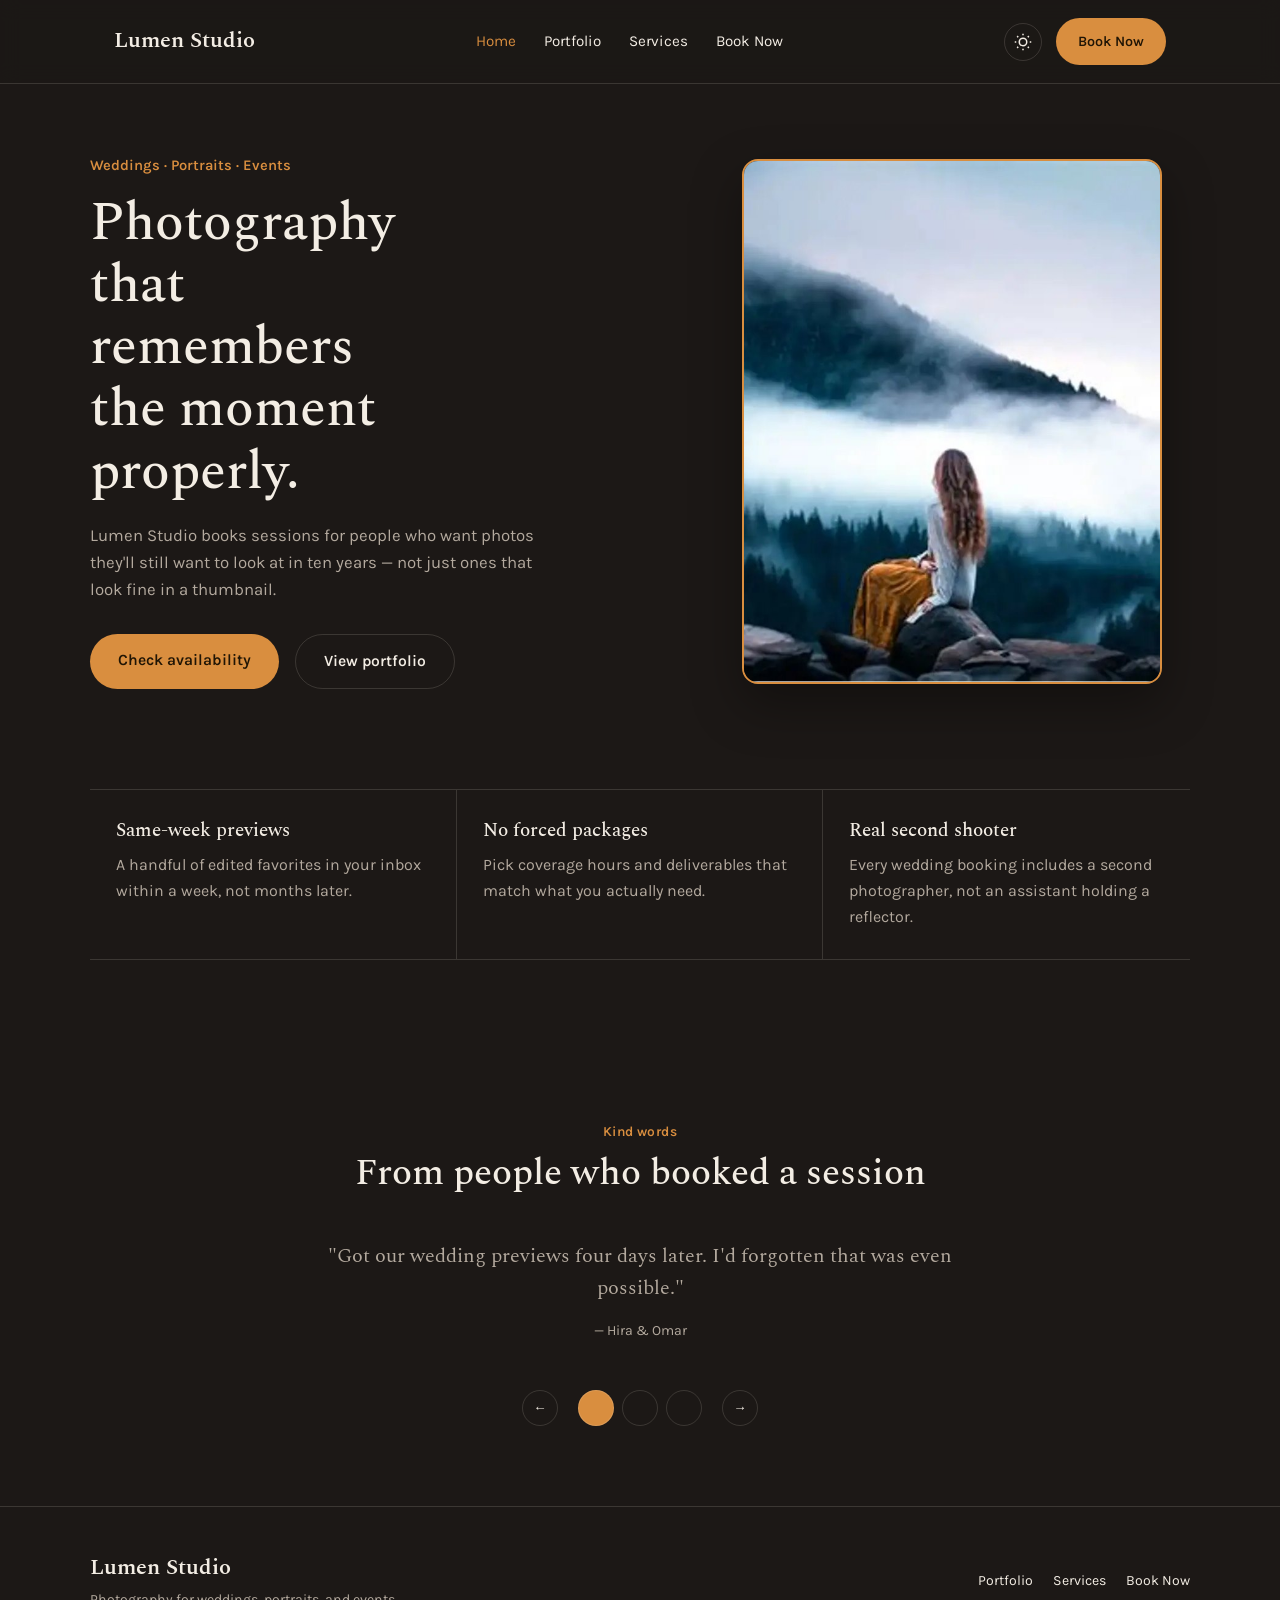
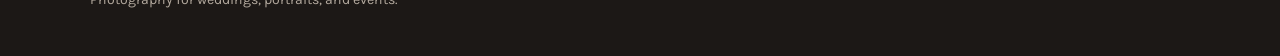
<file: index.html>
<!DOCTYPE html>
<html lang="en" data-theme="dark">
<head>
<meta charset="UTF-8">
<meta name="viewport" content="width=device-width, initial-scale=1.0">
<title>Lumen Studio — Photography that remembers</title>
<meta name="description" content="Lumen Studio books photography sessions for weddings, portraits, and events.">
<link rel="icon" type="image/svg+xml" href="favicon.svg">
<link rel="preconnect" href="https://fonts.googleapis.com">
<link href="https://fonts.googleapis.com/css2?family=Spectral:wght@400;500;600&family=Karla:wght@400;500;600&display=swap" rel="stylesheet">
<link rel="stylesheet" href="styles.css">
<style>
  .hero-photo{
    display:block;
    width:100%;
    max-width:420px;
    aspect-ratio:4 / 5;
    object-fit:cover;
    margin:0 auto;
    border-radius:16px;
    border:2px solid #D98E3F;
    box-shadow:0 20px 50px rgba(0,0,0,0.35);
  }
</style>
</head>
<body>

<header class="nav">
  <div class="nav-inner">
    <a href="index.html" class="logo">Lumen Studio</a>
    <nav class="nav-links" id="navLinks">
      <a href="index.html" aria-current="page">Home</a>
      <a href="portfolio.html">Portfolio</a>
      <a href="services.html">Services</a>
      <a href="booking.html">Book Now</a>
    </nav>
    <div class="nav-actions">
      <button class="theme-toggle" id="themeToggle" aria-label="Toggle light mode" aria-pressed="false">
        <svg width="18" height="18" viewBox="0 0 24 24" fill="none" stroke="currentColor" stroke-width="2"><circle cx="12" cy="12" r="5"/><path d="M12 1v2M12 21v2M4.2 4.2l1.4 1.4M18.4 18.4l1.4 1.4M1 12h2M21 12h2M4.2 19.8l1.4-1.4M18.4 5.6l1.4-1.4"/></svg>
      </button>
      <a href="booking.html" class="btn btn-primary">Book Now</a>
      <button class="menu-btn" id="menuBtn" aria-label="Open menu" aria-expanded="false">
        <span></span><span></span><span></span>
      </button>
    </div>
  </div>
</header>

<main>

  <!-- HERO -->
  <section class="hero">
    <div class="hero-inner">
      <div class="hero-copy">
        <p class="kicker">Weddings · Portraits · Events</p>
        <h1>Photography that remembers the moment properly.</h1>
        <p class="hero-lede">Lumen Studio books sessions for people who want photos they'll still want to look at in ten years — not just ones that look fine in a thumbnail.</p>
        <div class="hero-actions">
          <a href="booking.html" class="btn btn-primary btn-lg">Check availability</a>
          <a href="portfolio.html" class="btn btn-outline btn-lg">View portfolio</a>
        </div>
      </div>
      <div class="hero-art">
        <img src="hero.jpg" alt="A woman in a mustard skirt sitting on a rock above a misty forest valley" class="hero-photo" width="420" height="525">
      </div>
    </div>
  </section>

  <!-- HIGHLIGHTS -->
  <section class="features reveal">
    <div class="highlights">
      <div class="highlight">
        <h3>Same-week previews</h3>
        <p>A handful of edited favorites in your inbox within a week, not months later.</p>
      </div>
      <div class="highlight">
        <h3>No forced packages</h3>
        <p>Pick coverage hours and deliverables that match what you actually need.</p>
      </div>
      <div class="highlight">
        <h3>Real second shooter</h3>
        <p>Every wedding booking includes a second photographer, not an assistant holding a reflector.</p>
      </div>
    </div>
  </section>

  <!-- TESTIMONIALS -->
  <section class="reviews reveal">
    <div class="section-head" style="text-align:center;">
      <p class="section-tag">Kind words</p>
      <h2>From people who booked a session</h2>
    </div>
    <div class="carousel">
      <div class="carousel-track">
        <blockquote class="review">
          <p>"Got our wedding previews four days later. I'd forgotten that was even possible."</p>
          <cite>— Hira &amp; Omar</cite>
        </blockquote>
        <blockquote class="review">
          <p>"Didn't feel like a stranger pointing a camera at me for once. Actual portraits, not just poses."</p>
          <cite>— Zara K.</cite>
        </blockquote>
        <blockquote class="review">
          <p>"Covered our launch event without getting in anyone's way. Photos still hold up a year later."</p>
          <cite>— Danish, Marketing Lead</cite>
        </blockquote>
      </div>
      <div class="carousel-controls">
        <button id="prevBtn" aria-label="Previous review">←</button>
        <div class="carousel-dots" id="carouselDots"></div>
        <button id="nextBtn" aria-label="Next review">→</button>
      </div>
    </div>
  </section>

</main>

<footer class="footer">
  <div class="footer-inner">
    <div>
      <span class="logo">Lumen Studio</span>
      <p>Photography for weddings, portraits, and events.</p>
    </div>
    <div class="footer-links">
      <a href="portfolio.html">Portfolio</a>
      <a href="services.html">Services</a>
      <a href="booking.html">Book Now</a>
    </div>
  </div>
</footer>

<script src="script.js"></script>
</body>
</html>
</file>
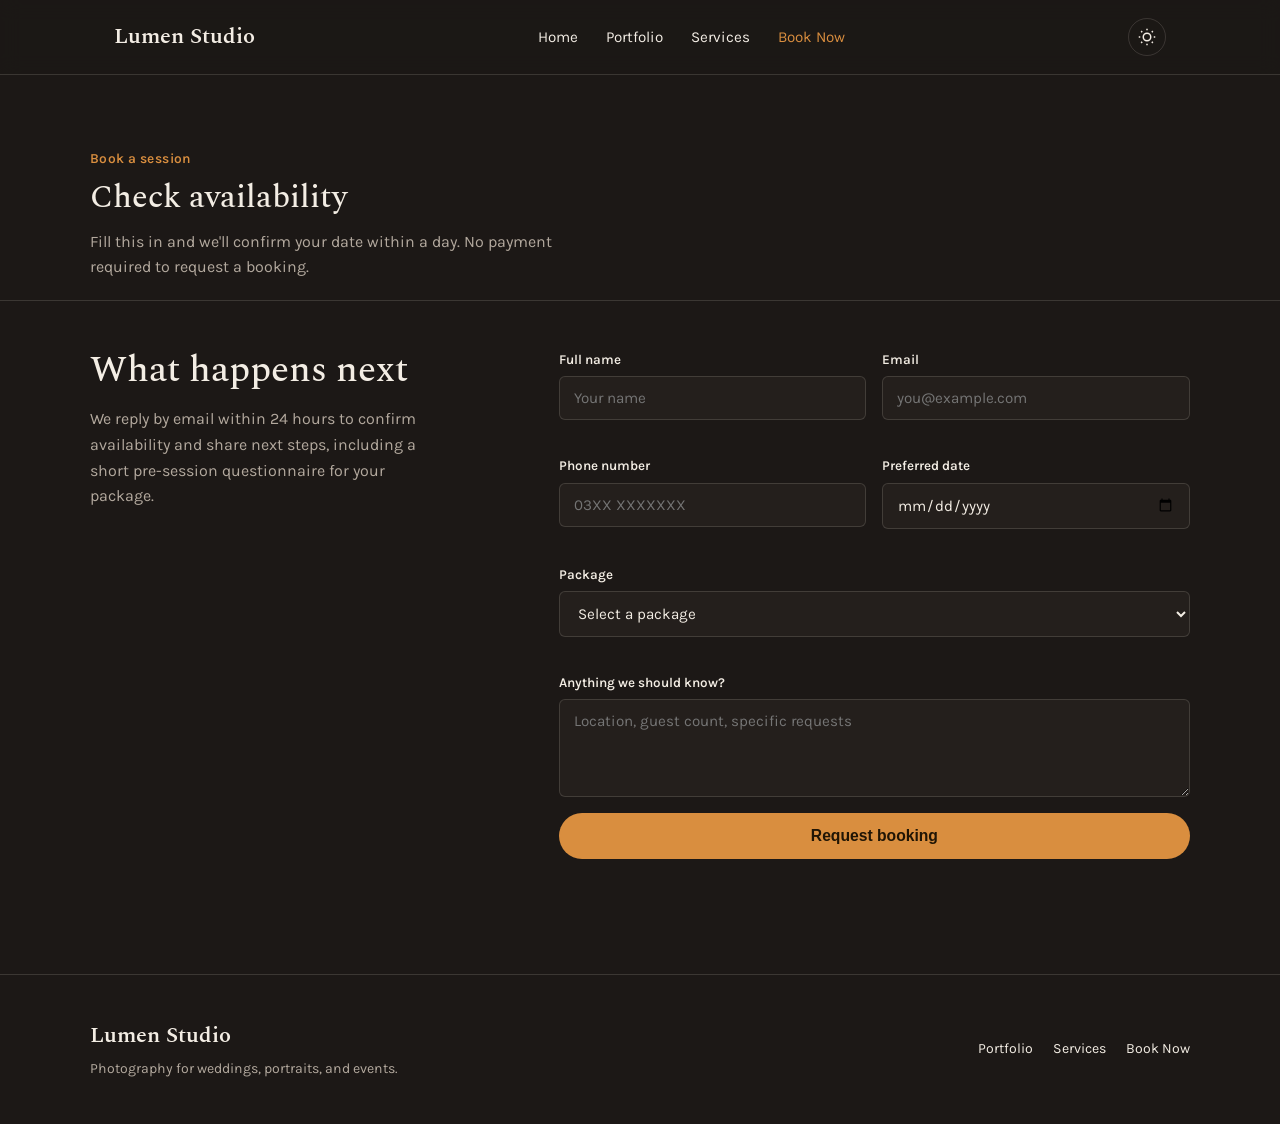
<file: booking.html>
<!DOCTYPE html>
<html lang="en" data-theme="dark">
<head>
<meta charset="UTF-8">
<meta name="viewport" content="width=device-width, initial-scale=1.0">
<title>Book Now — Lumen Studio</title>
<meta name="description" content="Request a photography session with Lumen Studio.">
<link rel="icon" type="image/svg+xml" href="favicon.svg">
<link rel="preconnect" href="https://fonts.googleapis.com">
<link href="https://fonts.googleapis.com/css2?family=Spectral:wght@400;500;600&family=Karla:wght@400;500;600&display=swap" rel="stylesheet">
<link rel="stylesheet" href="styles.css">
</head>
<body>

<header class="nav">
  <div class="nav-inner">
    <a href="index.html" class="logo">Lumen Studio</a>
    <nav class="nav-links" id="navLinks">
      <a href="index.html">Home</a>
      <a href="portfolio.html">Portfolio</a>
      <a href="services.html">Services</a>
      <a href="booking.html" aria-current="page">Book Now</a>
    </nav>
    <div class="nav-actions">
      <button class="theme-toggle" id="themeToggle" aria-label="Toggle light mode" aria-pressed="false">
        <svg width="18" height="18" viewBox="0 0 24 24" fill="none" stroke="currentColor" stroke-width="2"><circle cx="12" cy="12" r="5"/><path d="M12 1v2M12 21v2M4.2 4.2l1.4 1.4M18.4 18.4l1.4 1.4M1 12h2M21 12h2M4.2 19.8l1.4-1.4M18.4 5.6l1.4-1.4"/></svg>
      </button>
      <button class="menu-btn" id="menuBtn" aria-label="Open menu" aria-expanded="false">
        <span></span><span></span><span></span>
      </button>
    </div>
  </div>
</header>

<main>
  <div class="page-header">
    <div class="page-header-inner">
      <p class="section-tag">Book a session</p>
      <h1>Check availability</h1>
      <p>Fill this in and we'll confirm your date within a day. No payment required to request a booking.</p>
    </div>
  </div>

  <section class="reveal" style="padding-top:48px;">
    <div class="booking-layout">
      <div class="booking-copy">
        <h2>What happens next</h2>
        <p>We reply by email within 24 hours to confirm availability and share next steps, including a short pre-session questionnaire for your package.</p>
      </div>

      <form class="booking-form" id="bookingForm" novalidate>
        <div class="form-row">
          <div class="field">
            <label for="name">Full name</label>
            <input type="text" id="name" name="name" placeholder="Your name">
            <span class="error" id="nameError"></span>
          </div>
          <div class="field">
            <label for="email">Email</label>
            <input type="email" id="email" name="email" placeholder="you@example.com">
            <span class="error" id="emailError"></span>
          </div>
        </div>

        <div class="form-row">
          <div class="field">
            <label for="phone">Phone number</label>
            <input type="tel" id="phone" name="phone" placeholder="03XX XXXXXXX">
            <span class="error" id="phoneError"></span>
          </div>
          <div class="field">
            <label for="date">Preferred date</label>
            <input type="date" id="date" name="date">
            <span class="error" id="dateError"></span>
          </div>
        </div>

        <div class="field">
          <label for="package">Package</label>
          <select id="package" name="package">
            <option value="">Select a package</option>
            <option value="portrait">Portrait Session — Rs 15,000</option>
            <option value="event">Event Coverage — Rs 45,000</option>
            <option value="wedding">Wedding Day — Rs 120,000</option>
          </select>
          <span class="error" id="packageError"></span>
        </div>

        <div class="field">
          <label for="message">Anything we should know?</label>
          <textarea id="message" name="message" rows="4" placeholder="Location, guest count, specific requests"></textarea>
        </div>

        <button type="submit" class="btn btn-primary btn-lg">Request booking</button>
        <p class="form-success" id="formSuccess" role="status"></p>
      </form>
    </div>
  </section>
</main>

<footer class="footer">
  <div class="footer-inner">
    <div>
      <span class="logo">Lumen Studio</span>
      <p>Photography for weddings, portraits, and events.</p>
    </div>
    <div class="footer-links">
      <a href="portfolio.html">Portfolio</a>
      <a href="services.html">Services</a>
      <a href="booking.html">Book Now</a>
    </div>
  </div>
</footer>

<script src="script.js"></script>
</body>
</html>
</file>
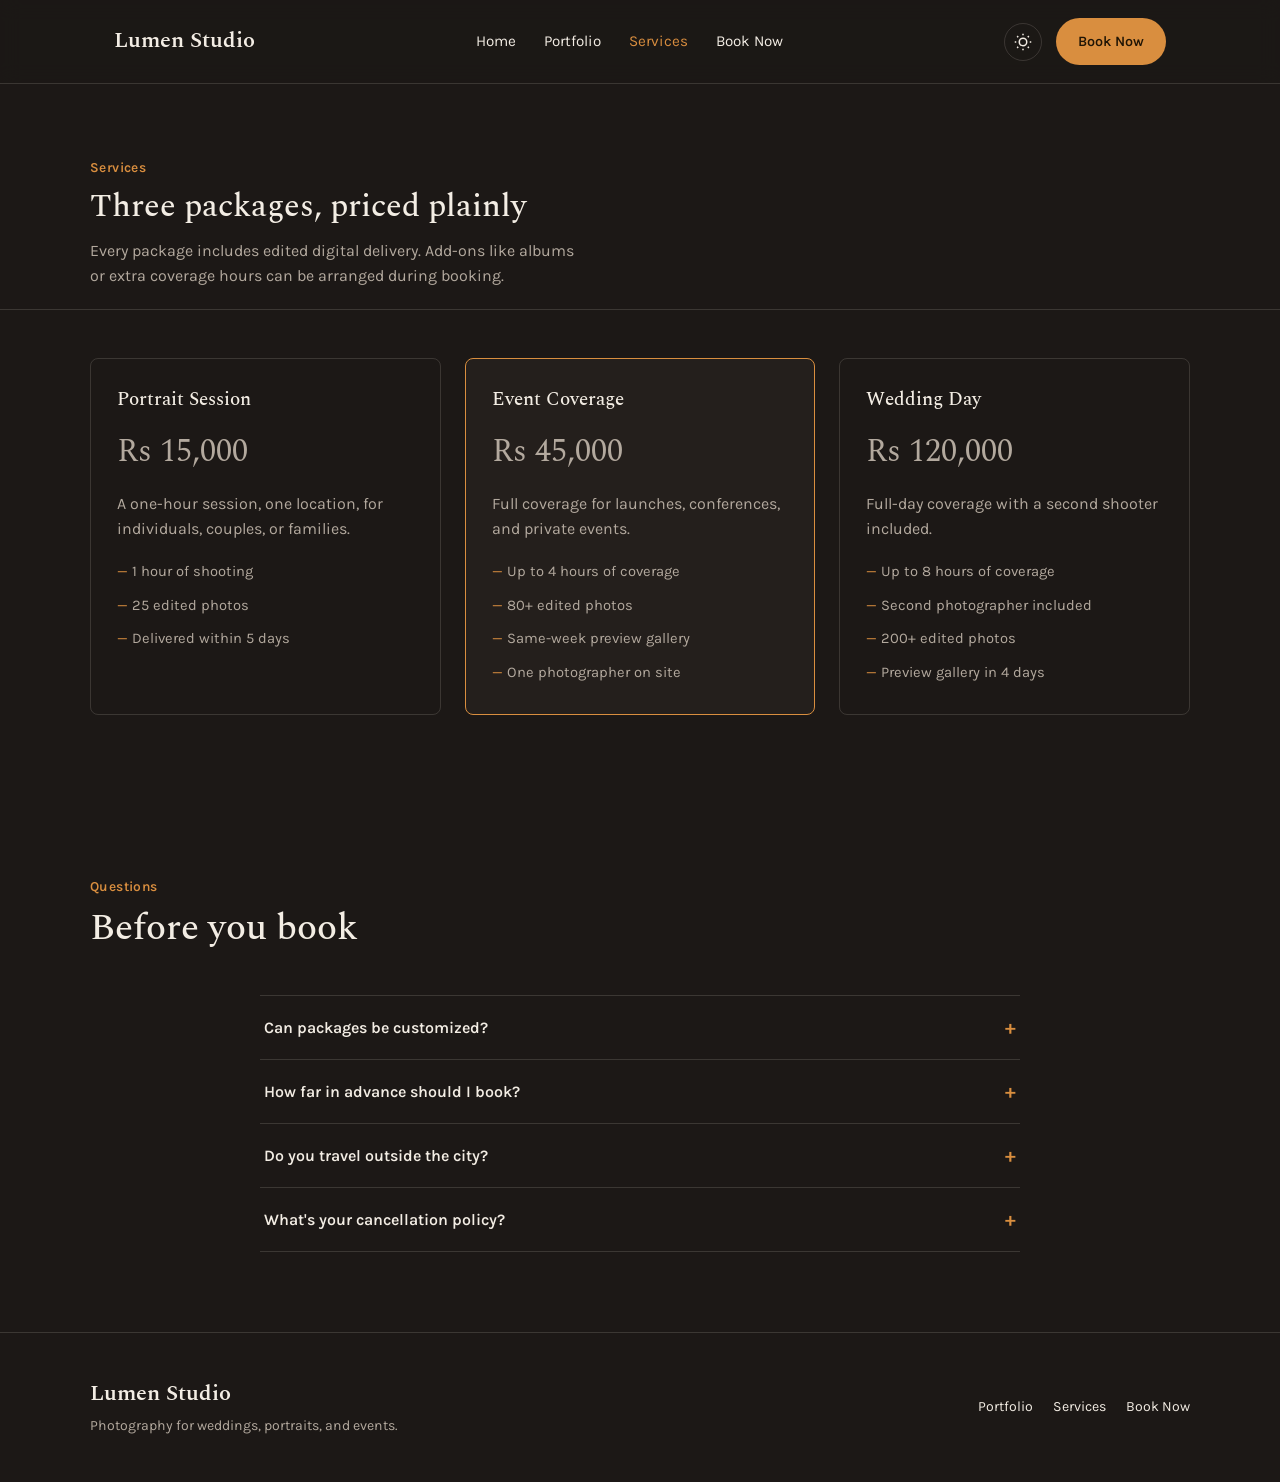
<file: services.html>
<!DOCTYPE html>
<html lang="en" data-theme="dark">
<head>
<meta charset="UTF-8">
<meta name="viewport" content="width=device-width, initial-scale=1.0">
<title>Services — Lumen Studio</title>
<meta name="description" content="Photography packages for weddings, portraits, and events at Lumen Studio.">
<link rel="icon" type="image/svg+xml" href="favicon.svg">
<link rel="preconnect" href="https://fonts.googleapis.com">
<link href="https://fonts.googleapis.com/css2?family=Spectral:wght@400;500;600&family=Karla:wght@400;500;600&display=swap" rel="stylesheet">
<link rel="stylesheet" href="styles.css">
</head>
<body>

<header class="nav">
  <div class="nav-inner">
    <a href="index.html" class="logo">Lumen Studio</a>
    <nav class="nav-links" id="navLinks">
      <a href="index.html">Home</a>
      <a href="portfolio.html">Portfolio</a>
      <a href="services.html" aria-current="page">Services</a>
      <a href="booking.html">Book Now</a>
    </nav>
    <div class="nav-actions">
      <button class="theme-toggle" id="themeToggle" aria-label="Toggle light mode" aria-pressed="false">
        <svg width="18" height="18" viewBox="0 0 24 24" fill="none" stroke="currentColor" stroke-width="2"><circle cx="12" cy="12" r="5"/><path d="M12 1v2M12 21v2M4.2 4.2l1.4 1.4M18.4 18.4l1.4 1.4M1 12h2M21 12h2M4.2 19.8l1.4-1.4M18.4 5.6l1.4-1.4"/></svg>
      </button>
      <a href="booking.html" class="btn btn-primary">Book Now</a>
      <button class="menu-btn" id="menuBtn" aria-label="Open menu" aria-expanded="false">
        <span></span><span></span><span></span>
      </button>
    </div>
  </div>
</header>

<main>
  <div class="page-header">
    <div class="page-header-inner">
      <p class="section-tag">Services</p>
      <h1>Three packages, priced plainly</h1>
      <p>Every package includes edited digital delivery. Add-ons like albums or extra coverage hours can be arranged during booking.</p>
    </div>
  </div>

  <section class="reveal" style="padding-top:48px;">
    <div class="packages">
      <div class="package">
        <h3>Portrait Session</h3>
        <p class="price">Rs 15,000</p>
        <p>A one-hour session, one location, for individuals, couples, or families.</p>
        <ul>
          <li>1 hour of shooting</li>
          <li>25 edited photos</li>
          <li>Delivered within 5 days</li>
        </ul>
      </div>
      <div class="package featured">
        <h3>Event Coverage</h3>
        <p class="price">Rs 45,000</p>
        <p>Full coverage for launches, conferences, and private events.</p>
        <ul>
          <li>Up to 4 hours of coverage</li>
          <li>80+ edited photos</li>
          <li>Same-week preview gallery</li>
          <li>One photographer on site</li>
        </ul>
      </div>
      <div class="package">
        <h3>Wedding Day</h3>
        <p class="price">Rs 120,000</p>
        <p>Full-day coverage with a second shooter included.</p>
        <ul>
          <li>Up to 8 hours of coverage</li>
          <li>Second photographer included</li>
          <li>200+ edited photos</li>
          <li>Preview gallery in 4 days</li>
        </ul>
      </div>
    </div>
  </section>

  <section class="faq reveal">
    <div class="section-head">
      <p class="section-tag">Questions</p>
      <h2>Before you book</h2>
    </div>
    <div class="faq-list">
      <div class="faq-item">
        <button class="faq-q" aria-expanded="false">Can packages be customized?<span class="faq-icon">+</span></button>
        <div class="faq-a"><p>Yes — coverage hours, extra photographers, and albums can all be adjusted. The booking form has a notes field for this.</p></div>
      </div>
      <div class="faq-item">
        <button class="faq-q" aria-expanded="false">How far in advance should I book?<span class="faq-icon">+</span></button>
        <div class="faq-a"><p>Weddings are usually booked 2–3 months ahead. Portrait and event sessions can often be arranged within a week.</p></div>
      </div>
      <div class="faq-item">
        <button class="faq-q" aria-expanded="false">Do you travel outside the city?<span class="faq-icon">+</span></button>
        <div class="faq-a"><p>Yes, with a travel fee added depending on distance — mention your location in the booking notes and we'll confirm.</p></div>
      </div>
      <div class="faq-item">
        <button class="faq-q" aria-expanded="false">What's your cancellation policy?<span class="faq-icon">+</span></button>
        <div class="faq-a"><p>Full refund if cancelled 7+ days before the session; partial refund inside that window to cover reserved time.</p></div>
      </div>
    </div>
  </section>
</main>

<footer class="footer">
  <div class="footer-inner">
    <div>
      <span class="logo">Lumen Studio</span>
      <p>Photography for weddings, portraits, and events.</p>
    </div>
    <div class="footer-links">
      <a href="portfolio.html">Portfolio</a>
      <a href="services.html">Services</a>
      <a href="booking.html">Book Now</a>
    </div>
  </div>
</footer>

<script src="script.js"></script>
</body>
</html>
</file>
<file: styles.css>
:root{
  --bg: #1C1816;
  --bg-alt: #241F1C;
  --text: #F3EDE4;
  --text-dim: #B3A99E;
  --accent: #D98E3F;
  --accent-dim: #B6732C;
  --teal: #3E7F79;
  --border: rgba(243,237,228,0.14);
  --radius: 8px;
  --maxw: 1100px;
  --font-display: 'Spectral', serif;
  --font-body: 'Karla', sans-serif;
}
[data-theme="light"]{
  --bg: #F6F2EC;
  --bg-alt: #ECE5DB;
  --text: #221D19;
  --text-dim: #6B6158;
  --border: rgba(34,29,25,0.14);
}
*{box-sizing:border-box; margin:0; padding:0;}
html{scroll-behavior:smooth;}
body{background:var(--bg); color:var(--text); font-family:var(--font-body); line-height:1.6; transition:background 0.25s, color 0.25s;}
@media (prefers-reduced-motion: reduce){ *{animation-duration:0.01ms !important; transition-duration:0.01ms !important; scroll-behavior:auto !important;} }
h1,h2,h3{font-family:var(--font-display); font-weight:500; line-height:1.18; color:var(--text);}
h2{font-size:clamp(1.6rem,3.2vw,2.3rem);}
h3{font-size:1.2rem;}
p{color:var(--text-dim);}
a{color:inherit; text-decoration:none;}
img{max-width:100%; display:block;}
:focus-visible{outline:2px solid var(--accent); outline-offset:3px;}
section{padding:80px 24px;}
.section-head{max-width:var(--maxw); margin:0 auto 44px;}
.section-tag{color:var(--accent); font-weight:600; font-size:0.86rem; letter-spacing:0.03em; margin-bottom:10px;}

/* NAV */
.nav{position:sticky; top:0; z-index:50; background:color-mix(in srgb, var(--bg) 88%, transparent); backdrop-filter:blur(10px); border-bottom:1px solid var(--border);}
.nav-inner{max-width:var(--maxw); margin:0 auto; padding:18px 24px; display:flex; align-items:center; justify-content:space-between; gap:24px;}
.logo{font-family:var(--font-display); font-size:1.35rem; font-weight:600;}
.nav-links{display:flex; gap:28px; font-size:0.95rem;}
.nav-links a[aria-current="page"]{color:var(--accent);}
.nav-links a:hover{color:var(--accent);}
.nav-actions{display:flex; align-items:center; gap:14px;}
.theme-toggle{background:none; border:1px solid var(--border); border-radius:50%; width:38px; height:38px; display:flex; align-items:center; justify-content:center; color:var(--text); cursor:pointer;}
.theme-toggle:hover{border-color:var(--accent);}
.menu-btn{display:none; flex-direction:column; gap:4px; background:none; border:none; cursor:pointer; padding:6px;}
.menu-btn span{width:20px; height:2px; background:var(--text); border-radius:2px;}

/* BUTTONS */
.btn{display:inline-block; padding:12px 22px; border-radius:999px; font-weight:600; font-size:0.9rem; cursor:pointer; border:none; transition:transform 0.15s, box-shadow 0.15s;}
.btn-primary{background:var(--accent); color:#201505;}
.btn-primary:hover{transform:translateY(-1px); box-shadow:0 6px 16px rgba(217,142,63,0.3);}
.btn-lg{padding:14px 28px; font-size:0.98rem;}
.btn-outline{border:1px solid var(--border); color:var(--text); background:none;}
.btn-outline:hover{border-color:var(--accent); color:var(--accent);}

/* HERO (home) */
.hero{padding:70px 24px 20px;}
.hero-inner{max-width:var(--maxw); margin:0 auto; display:grid; grid-template-columns:1.1fr 0.9fr; gap:40px; align-items:center;}
.kicker{color:var(--accent); font-weight:600; font-size:0.92rem; margin-bottom:14px;}
.hero h1{font-size:clamp(2.2rem,4.6vw,3.3rem); max-width:13ch;}
.hero-lede{margin-top:20px; font-size:1.05rem; max-width:46ch;}
.hero-actions{margin-top:30px; display:flex; gap:16px; flex-wrap:wrap;}
.hero-art svg{width:100%; height:auto; max-width:360px;}

/* PAGE HEADER (inner pages) */
.page-header{padding:60px 24px 20px; border-bottom:1px solid var(--border);}
.page-header-inner{max-width:var(--maxw); margin:0 auto;}
.page-header p{margin-top:12px; max-width:50ch;}

/* FEATURES / HIGHLIGHTS */
.highlights{max-width:var(--maxw); margin:0 auto; display:grid; grid-template-columns:repeat(3,1fr); gap:0; border-top:1px solid var(--border);}
.highlight{padding:30px 26px; border-right:1px solid var(--border); border-bottom:1px solid var(--border);}
.highlight:last-child{border-right:none;}
.highlight h3{margin-bottom:10px;}

/* TESTIMONIALS */
.carousel{max-width:680px; margin:0 auto;}
.carousel-track{position:relative; min-height:120px;}
.review{display:none; text-align:center; font-family:var(--font-display); font-size:1.25rem;}
.review.active{display:block; animation:fadein 0.4s ease;}
@keyframes fadein{from{opacity:0; transform:translateY(6px);} to{opacity:1; transform:translateY(0);}}
.review cite{display:block; margin-top:16px; font-family:var(--font-body); font-style:normal; font-size:0.88rem; color:var(--text-dim);}
.carousel-controls{display:flex; align-items:center; justify-content:center; gap:20px; margin-top:30px;}
.carousel-controls button{background:none; border:1px solid var(--border); border-radius:50%; width:36px; height:36px; cursor:pointer; color:var(--text);}
.carousel-controls button:hover{border-color:var(--accent); color:var(--accent);}
.carousel-dots{display:flex; gap:8px;}
.dot{width:7px; height:7px; border-radius:50%; background:var(--border); cursor:pointer; border:none;}
.dot.active{background:var(--accent);}

/* PORTFOLIO / GALLERY */
.filter-bar{max-width:var(--maxw); margin:0 auto 32px; display:flex; gap:12px; flex-wrap:wrap;}
.filter-btn{padding:9px 18px; border-radius:999px; border:1px solid var(--border); background:none; color:var(--text-dim); font-size:0.88rem; cursor:pointer;}
.filter-btn.active{background:var(--accent); color:#201505; border-color:var(--accent);}
.gallery-grid{max-width:var(--maxw); margin:0 auto; display:grid; grid-template-columns:repeat(3,1fr); gap:18px;}
.gallery-item{border-radius:var(--radius); overflow:hidden; cursor:pointer; border:1px solid var(--border); background:var(--bg-alt); aspect-ratio:4/5; transition:transform 0.2s;}
.gallery-item:hover{transform:translateY(-3px);}
.gallery-item svg{width:100%; height:100%;}
.gallery-item[hidden]{display:none;}

/* LIGHTBOX MODAL */
.lightbox-overlay{position:fixed; inset:0; background:rgba(10,8,6,0.85); display:none; align-items:center; justify-content:center; z-index:100; padding:20px;}
.lightbox-overlay.open{display:flex;}
.lightbox{max-width:600px; width:100%; position:relative;}
.lightbox-img{width:100%; aspect-ratio:4/5; border-radius:var(--radius); overflow:hidden; background:var(--bg-alt);}
.lightbox-caption{margin-top:14px; color:var(--text); text-align:center; font-family:var(--font-display);}
.lightbox-close{position:absolute; top:-40px; right:0; background:none; border:none; font-size:1.8rem; color:var(--text); cursor:pointer;}

/* SERVICES / PACKAGES */
.packages{max-width:var(--maxw); margin:0 auto; display:grid; grid-template-columns:repeat(3,1fr); gap:24px;}
.package{border:1px solid var(--border); border-radius:var(--radius); padding:30px 26px;}
.package.featured{border-color:var(--accent); background:var(--bg-alt);}
.package .price{font-family:var(--font-display); font-size:2rem; margin:14px 0;}
.package ul{list-style:none; margin-top:18px; display:flex; flex-direction:column; gap:10px; font-size:0.92rem; color:var(--text-dim);}
.package ul li::before{content:"— "; color:var(--accent);}

/* FAQ */
.faq-list{max-width:760px; margin:0 auto; border-top:1px solid var(--border);}
.faq-item{border-bottom:1px solid var(--border);}
.faq-q{width:100%; text-align:left; background:none; border:none; cursor:pointer; padding:20px 4px; display:flex; justify-content:space-between; align-items:center; font-family:var(--font-body); font-size:1rem; font-weight:600; color:var(--text);}
.faq-icon{font-size:1.25rem; color:var(--accent); transition:transform 0.2s;}
.faq-item.open .faq-icon{transform:rotate(45deg);}
.faq-a{max-height:0; overflow:hidden; transition:max-height 0.25s ease;}
.faq-a p{padding:0 4px 20px; max-width:60ch;}

/* BOOKING FORM */
.booking-layout{max-width:var(--maxw); margin:0 auto; display:grid; grid-template-columns:0.8fr 1.2fr; gap:48px; align-items:start;}
.booking-copy p{margin-top:14px; max-width:34ch;}
.booking-form{display:flex; flex-direction:column; gap:16px;}
.form-row{display:grid; grid-template-columns:1fr 1fr; gap:16px;}
.field{display:flex; flex-direction:column; gap:6px;}
.field label{font-size:0.84rem; font-weight:600;}
.field input, .field select, .field textarea{background:var(--bg-alt); border:1px solid var(--border); border-radius:6px; padding:12px 14px; font-family:var(--font-body); font-size:0.95rem; color:var(--text); resize:vertical;}
.field input:focus, .field select:focus, .field textarea:focus{outline:none; border-color:var(--accent);}
.field.invalid input, .field.invalid select, .field.invalid textarea{border-color:#C1543A;}
.error{font-size:0.8rem; color:#D97860; min-height:1em;}
.form-success{margin-top:4px; font-size:0.92rem; color:var(--accent); font-weight:600; min-height:1em;}

/* FOOTER */
.footer{padding:44px 24px; border-top:1px solid var(--border);}
.footer-inner{max-width:var(--maxw); margin:0 auto; display:flex; justify-content:space-between; align-items:center; flex-wrap:wrap; gap:16px;}
.footer-inner p{font-size:0.88rem; margin-top:4px;}
.footer-links{display:flex; gap:20px; font-size:0.88rem;}
.footer-links a:hover{color:var(--accent);}

/* RESPONSIVE */
@media (max-width:860px){
  .hero-inner{grid-template-columns:1fr;}
  .hero-art{order:-1; max-width:240px; margin:0 auto 20px;}
  .highlights{grid-template-columns:1fr;}
  .gallery-grid{grid-template-columns:repeat(2,1fr);}
  .packages{grid-template-columns:1fr;}
  .booking-layout{grid-template-columns:1fr;}
  .form-row{grid-template-columns:1fr;}
}
@media (max-width:720px){
  .nav-links{position:absolute; top:100%; left:0; right:0; background:var(--bg); flex-direction:column; padding:20px 24px; border-bottom:1px solid var(--border); display:none; gap:16px;}
  .nav-links.open{display:flex;}
  .menu-btn{display:flex;}
  section{padding:56px 20px;}
  .gallery-grid{grid-template-columns:repeat(2,1fr); gap:12px;}
}
@media (max-width:480px){
  .gallery-grid{grid-template-columns:1fr 1fr;}
}

/* SCROLL REVEAL */
.reveal{opacity:0; transform:translateY(20px); transition:opacity 0.6s cubic-bezier(0.16,1,0.3,1), transform 0.6s cubic-bezier(0.16,1,0.3,1);}
.reveal.in-view{opacity:1; transform:translateY(0);}
@media (prefers-reduced-motion: reduce){ .reveal{opacity:1; transform:none; transition:none;} }

@media (max-width:520px){
  .logo{white-space:nowrap;}
  .nav-actions .btn{display:none;}
}
</file>
